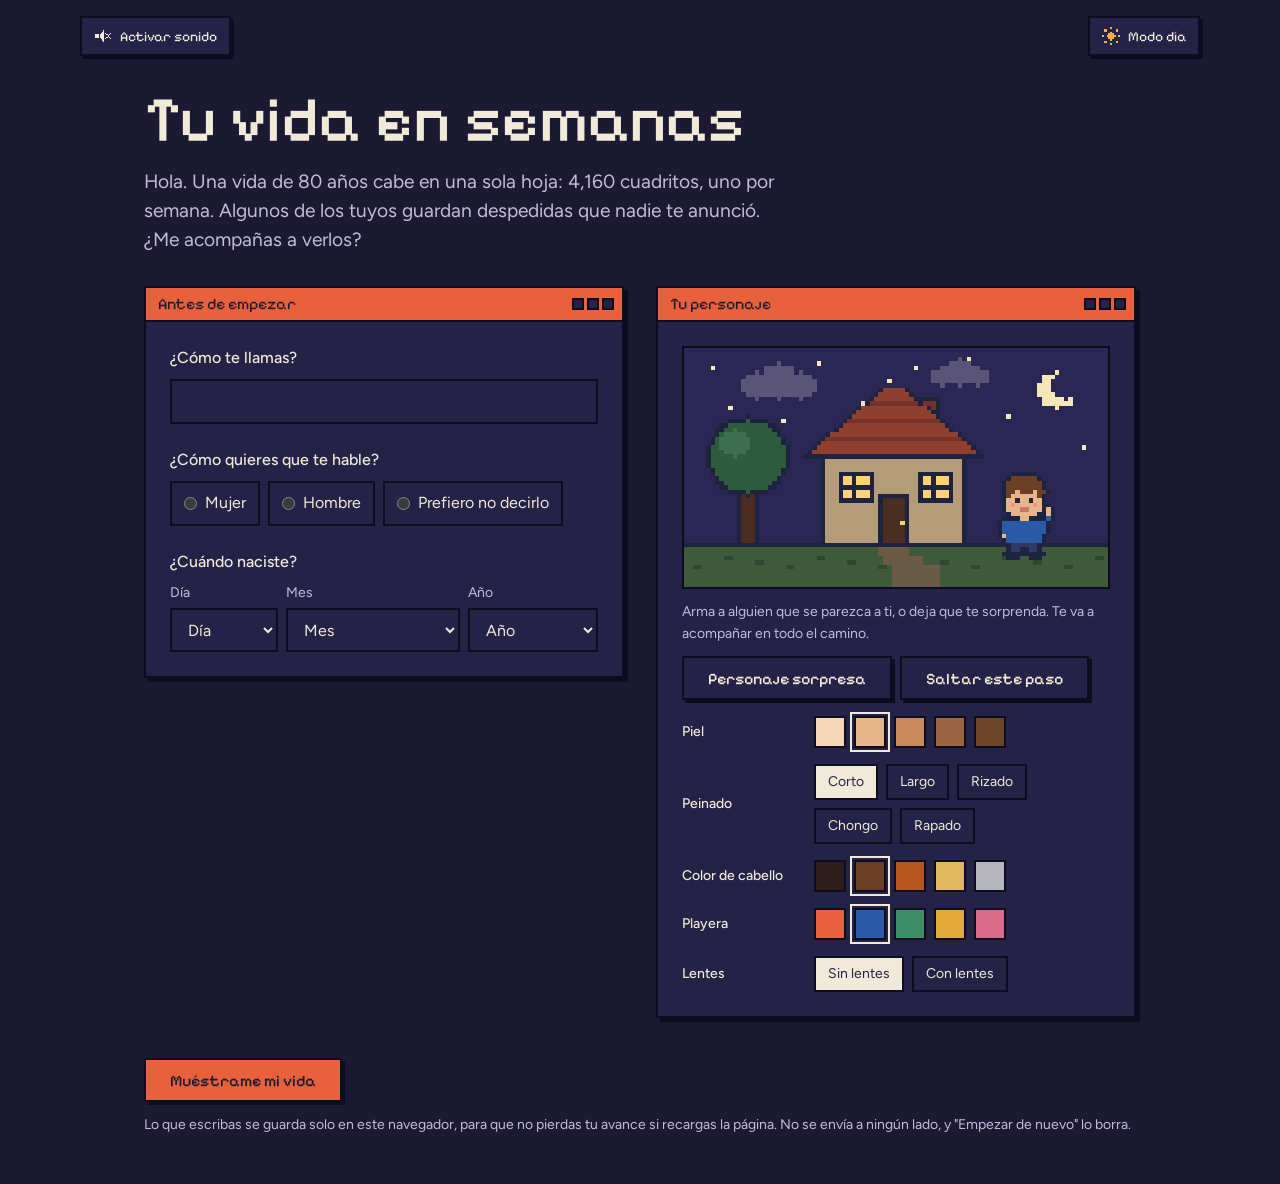
<file: index.html>
<!DOCTYPE html>
<html lang="es-MX">
<head>
  <meta charset="utf-8">
  <meta name="viewport" content="width=device-width, initial-scale=1">
  <title>Tu vida en semanas</title>
  <meta name="description" content="Una experiencia interactiva para ver una vida de 80 años en semanas y reflexionar sobre las últimas y las primeras veces.">
  <meta name="theme-color" content="#EFE4CF">

  <!-- Vista previa al compartir el enlace -->
  <meta property="og:title" content="Tu vida en semanas">
  <meta property="og:description" content="4,160 semanas. Algunas ya guardan últimas veces que no notaste. ¿Qué harás con las que quedan?">
  <meta property="og:type" content="website">
  <meta name="twitter:card" content="summary_large_image">
  <meta property="og:url" content="https://xelrojas.github.io/ultimas-veces/">
  <meta property="og:image" content="https://xelrojas.github.io/ultimas-veces/img/vista-previa.png">
  <meta property="og:image:width" content="1200">
  <meta property="og:image:height" content="630">

  <link rel="icon" href="data:image/svg+xml,%3Csvg xmlns='http://www.w3.org/2000/svg' viewBox='0 0 16 16' shape-rendering='crispEdges'%3E%3Crect width='16' height='16' fill='%23EFE4CF'/%3E%3Cpath d='M8 1 1 7h2v8h10V7h2z' fill='%231E2440'/%3E%3Cpath d='M8 3 4 7v7h8V7z' fill='%23E8613C'/%3E%3Crect x='7' y='10' width='2' height='4' fill='%231E2440'/%3E%3C/svg%3E">

  <link rel="stylesheet" href="css/styles.css">

  <!-- Aplica el modo (día o noche) antes de pintar para evitar un destello.
       Es la misma regla de js/theme.js: elección guardada o, si no hay,
       modo oscuro del dispositivo u hora nocturna (7 p.m. a 7 a.m.). -->
  <script>
    (function () {
      var theme = null;
      try { theme = localStorage.getItem("vida-en-semanas:tema"); } catch (e) {}
      if (theme !== "day" && theme !== "night") {
        var hour = new Date().getHours();
        var dark = window.matchMedia("(prefers-color-scheme: dark)").matches;
        theme = dark || hour >= 19 || hour < 7 ? "night" : "day";
      }
      document.documentElement.dataset.theme = theme;
    })();
  </script>
</head>
<body class="is-welcome">
  <a class="skip-link" href="#story">Ir al contenido</a>

  <noscript>
    <p class="noscript">Esta experiencia necesita JavaScript para funcionar. Actívalo en tu navegador y vuelve a cargar la página.</p>
  </noscript>

  <!-- Barra superior: sonido, música y modo de día o nocturno -->
  <div class="topbar">
    <div class="topbar__group">
      <button class="topbar-button" type="button" id="sound-toggle" data-on="false">
        <svg class="icon" viewBox="0 0 16 16" aria-hidden="true"><path fill="currentColor" d="M1 6h3v4h-3zM5 6h1v4h-1zM6 5h1v6h-1zM7 4h1v8h-1zM8 3h1v10h-1z"/><path class="icon-waves" fill="currentColor" d="M10 6h1v4h-1zM12 4h1v1h-1zM13 5h1v6h-1zM12 11h1v1h-1z"/><path class="icon-mute" fill="currentColor" d="M10 5h1v1h-1zM14 5h1v1h-1zM11 6h1v1h-1zM13 6h1v1h-1zM12 7h1v2h-1zM11 9h1v1h-1zM13 9h1v1h-1zM10 10h1v1h-1zM14 10h1v1h-1z"/></svg>
        <span class="topbar-button__text" id="sound-label">Activar sonido</span>
      </button>
      <button class="topbar-button" type="button" id="music-toggle" aria-pressed="false" hidden>
        <svg class="icon" viewBox="0 0 16 16" aria-hidden="true"><path fill="currentColor" d="M7 2h1v10h-1zM8 2h2v1h-2zM10 3h1v1h-1zM11 4h1v2h-1zM4 11h3v1h-3zM3 12h5v2h-5zM4 14h3v1h-3z"/></svg>
        <span class="topbar-button__text">Música</span>
      </button>
    </div>
    <button class="theme-auto" type="button" id="theme-auto" hidden
            title="Elegir el modo según la hora y tu dispositivo">Automático</button>
    <button class="theme-toggle" type="button" id="theme-toggle">
      <svg class="icon-moon" viewBox="0 0 16 16" aria-hidden="true"><path fill="currentColor" d="M7 1h1v1h-1zM4 2h3v1h-3zM3 3h3v1h-3zM2 4h4v1h-4zM2 5h4v1h-4zM2 6h4v1h-4zM1 7h5v1h-5zM1 8h5v1h-5zM2 9h5v1h-5zM2 10h6v1h-6zM2 11h12v1h-12zM3 12h10v1h-10zM4 13h8v1h-8zM7 14h2v1h-2z"/></svg>
      <svg class="icon-sun" viewBox="0 0 16 16" aria-hidden="true" hidden><path fill="currentColor" d="M7 0h2v2h-2zM2 2h2v2h-2zM12 2h2v2h-2zM7 4h2v1h-2zM5 5h6v2h-6zM0 7h2v2h-2zM4 7h8v2h-8zM14 7h2v2h-2zM5 9h6v2h-6zM7 11h2v1h-2zM2 12h2v2h-2zM12 12h2v2h-2zM7 14h2v2h-2z"/></svg>
      <span id="theme-toggle-label">Modo noche</span>
    </button>
  </div>

  <!-- Aviso cuando se recupera el avance guardado -->
  <div class="resume" id="resume" role="status" hidden>
    <p>Retomamos donde te quedaste.</p>
    <button class="link-button" type="button" id="resume-restart">Empezar de nuevo</button>
    <button class="resume__close" type="button" id="resume-close" aria-label="Cerrar aviso">×</button>
  </div>

  <main class="layout">
    <!-- Título de la página para lectores de pantalla (en la bienvenida se ve el grande) -->
    <h1 class="sr-only" id="app-title" hidden>Tu vida en semanas</h1>
    <!-- Panel de la narración: un paso visible a la vez -->
    <div class="story" id="story">
      <!-- Avance: en qué paso vas; los pasos que ya visitaste se pueden tocar -->
      <nav class="progress" aria-label="Tu avance">
        <p class="progress__label" id="progress-label"></p>
        <ol class="progress__steps" id="progress-steps"></ol>
      </nav>

      <!-- Tarjeta del personaje (visible desde el paso 1) -->
      <div class="badge" id="badge" hidden>
        <canvas class="pixel badge__avatar" id="badge-avatar" aria-hidden="true"></canvas>
        <div>
          <p class="badge__name" id="badge-name"></p>
          <p class="badge__level" id="badge-level"></p>
        </div>
      </div>

      <!-- Paso 0 · Bienvenida -->
      <section class="step step--welcome" data-step="0" aria-labelledby="t-welcome">
        <header class="hero">
          <p class="invited" id="invited" hidden>Alguien que te quiere hizo su cuadrícula y te invitó a hacer la tuya.</p>
          <h1 class="display" id="t-welcome" tabindex="-1">Tu vida en semanas</h1>
          <p class="lead">Hola. Una vida de 80 años cabe en una sola hoja: 4,160 cuadritos, uno por semana. Algunos de los tuyos guardan despedidas que nadie te anunció. ¿Me acompañas a verlos?</p>
        </header>

        <form class="welcome" id="welcome-form" novalidate>
          <div class="window">
            <div class="window__bar"><span>Antes de empezar</span><span class="window__controls" aria-hidden="true"><i></i><i></i><i></i></span></div>
            <div class="window__body form">
              <div class="field">
                <label for="name">¿Cómo te llamas?</label>
                <input id="name" name="name" type="text" autocomplete="given-name" maxlength="40" required>
              </div>

              <fieldset class="field">
                <legend>¿Cómo quieres que te hable?</legend>
                <div class="choices">
                  <label class="choice"><input type="radio" name="gender" value="mujer" required> Mujer</label>
                  <label class="choice"><input type="radio" name="gender" value="hombre"> Hombre</label>
                  <label class="choice"><input type="radio" name="gender" value="neutro"> Prefiero no decirlo</label>
                </div>
              </fieldset>

              <fieldset class="field">
                <legend>¿Cuándo naciste?</legend>
                <div class="date-select">
                  <label class="date-select__part">
                    <span class="date-select__label">Día</span>
                    <select id="birth-day" name="birth-day" required></select>
                  </label>
                  <label class="date-select__part date-select__part--month">
                    <span class="date-select__label">Mes</span>
                    <select id="birth-month" name="birth-month" required></select>
                  </label>
                  <label class="date-select__part">
                    <span class="date-select__label">Año</span>
                    <select id="birth-year" name="birth-year" required></select>
                  </label>
                </div>
              </fieldset>
            </div>
          </div>

          <div class="window">
            <div class="window__bar"><span>Tu personaje</span><span class="window__controls" aria-hidden="true"><i></i><i></i><i></i></span></div>
            <div class="window__body">
              <canvas class="pixel scene" id="welcome-scene" role="img" aria-label="Tu personaje frente a una casita"></canvas>
              <p class="hint" id="avatar-hint">Arma a alguien que se parezca a ti. Te va a acompañar en todo el camino.</p>
              <div class="creator-actions">
                <button class="button button--quiet button--small" type="button" id="avatar-random">Personaje sorpresa</button>
                <button class="button button--quiet button--small" type="button" id="avatar-skip"
                        aria-expanded="true" aria-controls="avatar-creator">Saltar este paso</button>
              </div>
              <div class="creator" id="avatar-creator"></div>
            </div>
          </div>

          <div class="welcome__submit">
            <p class="form__error" id="welcome-error" role="alert"></p>
            <button class="button" type="submit">Muéstrame mi vida</button>
            <p class="fine-print">Lo que escribas se guarda solo en este navegador, para que no pierdas tu avance si recargas la página. No se envía a ningún lado, y "Empezar de nuevo" lo borra.</p>
          </div>
        </form>
      </section>

      <!-- Paso 1 · La cuadrícula -->
      <section class="step window" data-step="1" aria-labelledby="t-grid" hidden>
        <div class="window__bar"><span>Tu cuadrícula</span><span class="window__controls" aria-hidden="true"><i></i><i></i><i></i></span></div>
        <div class="window__body">
          <h2 class="title" id="t-grid" tabindex="-1">Tu cuadrícula</h2>
          <p class="body" id="grid-intro"></p>
          <dl class="stats">
            <div><dt>Semanas vividas</dt><dd id="stat-lived">0</dd></div>
            <div><dt>Semanas por vivir</dt><dd id="stat-remaining">0</dd></div>
          </dl>
          <p class="human-scale" id="human-scale"></p>
          <div class="actions">
            <button class="button button--quiet" type="button" data-back>Cambiar mis datos</button>
            <button class="button" type="button" data-next>¿Quieres ver algo que nadie te dijo?</button>
          </div>
        </div>
      </section>

      <!-- Paso 2 · Las últimas veces, contadas en dos actos -->
      <section class="step step--lasts window" data-step="2" aria-labelledby="t-lasts" hidden>
        <div class="window__bar"><span id="last-counter">Últimas veces</span><span class="window__controls" aria-hidden="true"><i></i><i></i><i></i></span></div>
        <div class="window__body">
          <h2 class="title" id="t-lasts" tabindex="-1">Últimas veces</h2>
          <p class="story-text" id="last-story"></p>
          <p class="meta" id="last-meta"></p>
          <div class="actions">
            <button class="button button--quiet" type="button" id="last-prev">Anterior</button>
            <button class="button" type="button" id="last-next">Siguiente recuerdo</button>
          </div>
        </div>
      </section>

      <!-- Paso 3 · Personalizar últimas veces -->
      <section class="step window" data-step="3" aria-labelledby="t-mine" hidden>
        <div class="window__bar"><span>Tus últimas veces</span><span class="window__controls" aria-hidden="true"><i></i><i></i><i></i></span></div>
        <div class="window__body">
          <h2 class="title" id="t-mine" tabindex="-1">Ahora, cuéntame las tuyas</h2>
          <p class="body" id="mine-intro">Te voy a mostrar cada recuerdo. Dime si ya lo viviste y, si fue en otro momento, corrige la edad.</p>

          <!-- Una tarjeta a la vez -->
          <div class="memory-card" id="memory-card">
            <p class="memory-card__count" id="memory-count"></p>
            <h3 class="memory-card__title" id="memory-title">Recuerdo</h3>
            <p class="meta" id="memory-meta"></p>

            <div class="memory-card__age" role="group" aria-labelledby="memory-age-label">
              <span id="memory-age-label">¿A qué edad, más o menos?</span>
              <span class="memory-card__age-control">
                <button class="stepper" type="button" id="memory-age-minus" aria-label="Un año menos">−</button>
                <output class="memory-card__age-value" id="memory-age" aria-live="polite"></output>
                <button class="stepper" type="button" id="memory-age-plus" aria-label="Un año más">+</button>
              </span>
            </div>

            <div class="memory-card__answers">
              <button class="button" type="button" id="memory-yes">Sí, ya la viví</button>
              <button class="button button--quiet" type="button" id="memory-no">Todavía no</button>
            </div>

            <div class="memory-card__nav">
              <button class="link-button" type="button" id="memory-prev">Recuerdo anterior</button>
              <button class="link-button" type="button" id="memory-skip">Saltar las demás</button>
            </div>
          </div>

          <!-- Resumen al terminar las tarjetas -->
          <div class="memory-done" id="memory-done" hidden>
            <p class="body" id="memory-summary" tabindex="-1"></p>
            <ul class="memory-chips" id="memory-chips" aria-label="Tus últimas veces: toca una para cambiarla"></ul>
            <button class="link-button" type="button" id="memory-review">Revisarlas una por una</button>

            <form class="form form--inline" id="custom-last-form" novalidate>
              <h3 class="subtitle">¿Te acordaste de otra?</h3>
              <div class="field">
                <label for="custom-last-text">¿Qué hiciste por última vez?</label>
                <input id="custom-last-text" type="text" maxlength="80" placeholder="Por ejemplo: Escuché a mi abuela contar una historia">
              </div>
              <div class="field field--short">
                <label for="custom-last-age">¿Cuántos años tenías?</label>
                <input id="custom-last-age" type="number" inputmode="numeric" min="0" step="1">
              </div>
              <p class="form__error" id="custom-last-error" role="alert"></p>
              <button class="button button--quiet" type="submit">Guardar este recuerdo</button>
            </form>
            <ul class="tag-list" id="custom-last-list"></ul>

            <fieldset class="field field--spaced">
              <legend>¿De qué color pintamos tus semanas?</legend>
              <div class="choices" id="color-choices"></div>
            </fieldset>
          </div>

          <div class="actions">
            <button class="button button--quiet" type="button" data-back>Atrás</button>
            <button class="button" type="button" data-next id="mine-next">Ya están todas</button>
          </div>
        </div>
      </section>

      <!-- Paso 4 · Pausa antes del giro: una sola frase -->
      <section class="step step--pause" data-step="4" aria-labelledby="t-pause" hidden>
        <h2 class="pause__line" id="t-pause" tabindex="-1">Ninguna de estas despedidas fue anunciada.</h2>
        <p class="pause__line pause__line--second">Las próximas tampoco lo serán.</p>
        <div class="actions">
          <button class="button button--quiet" type="button" data-back>Atrás</button>
          <button class="button" type="button" data-next>Lo sé. ¿Y ahora?</button>
        </div>
      </section>

      <!-- Paso 5 · Tercer acto: primeras veces -->
      <section class="step step--firsts window" data-step="5" aria-labelledby="t-firsts" hidden>
        <div class="window__bar"><span>Tercer acto</span><span class="window__controls" aria-hidden="true"><i></i><i></i><i></i></span></div>
        <div class="window__body">
          <h2 class="title" id="t-firsts" tabindex="-1">Lo que viene</h2>
          <p class="body" id="firsts-intro"></p>

          <form class="form form--inline" id="first-form" novalidate>
            <div class="field">
              <label for="first-text">¿Qué quieres hacer por primera vez?</label>
              <input id="first-text" type="text" maxlength="80" placeholder="Por ejemplo: Ver el mar con mi mamá">
            </div>
            <div class="field">
              <label for="first-when">¿Cuándo?</label>
              <select id="first-when"></select>
            </div>
            <p class="form__error" id="first-error" role="alert"></p>
            <button class="button button--quiet" type="submit">Sembrar en mi cuadrícula</button>
          </form>
          <ul class="tag-list" id="first-list"></ul>

          <div class="actions">
            <button class="button button--quiet" type="button" data-back>Atrás</button>
            <button class="button" type="button" data-next>Leer mi carta</button>
          </div>
        </div>
      </section>

      <!-- Paso 6 · Carta final -->
      <section class="step window" data-step="6" aria-labelledby="t-letter" hidden>
        <div class="window__bar"><span>Una carta para ti</span><span class="window__controls" aria-hidden="true"><i></i><i></i><i></i></span></div>
        <div class="window__body">
          <canvas class="pixel scene" id="letter-scene" role="img" aria-label="Tu personaje frente a su casa"></canvas>
          <article class="letter">
            <h2 class="title" id="t-letter" tabindex="-1">Una carta para ti</h2>
            <div class="letter__body" id="letter-body"></div>
          </article>

          <!-- Invitar a otra persona: el enlace no lleva ningún dato propio -->
          <section class="invite" aria-labelledby="t-invite">
            <h3 class="letter__subtitle" id="t-invite">¿Se lo compartes a alguien?</h3>
            <p class="body">Si te hizo pensar en alguien, mándale el enlace para que haga su propia cuadrícula. No lleva nada tuyo: ni tu nombre, ni tu fecha, ni tus recuerdos.</p>
            <div class="invite__actions">
              <button class="button" type="button" id="share">Invitar a alguien</button>
              <a class="button button--quiet" id="share-whatsapp" href="#" target="_blank" rel="noopener noreferrer">Enviar por WhatsApp</a>
            </div>
            <div class="field invite__fallback" id="share-fallback" hidden>
              <label for="share-url">Copia este enlace:</label>
              <input id="share-url" type="text" readonly>
            </div>
            <p class="invite__status" id="share-status" role="status"></p>
          </section>

          <div class="actions">
            <button class="button button--quiet" type="button" data-back>Atrás</button>
            <button class="button" type="button" id="download">Descargar mi cuadrícula</button>
            <button class="button button--quiet" type="button" id="restart">Empezar de nuevo</button>
          </div>
          <p class="form__error" id="download-error" role="alert"></p>
        </div>
      </section>
    </div>

    <!-- Panel de la cuadrícula -->
    <div class="board window" id="board" hidden>
      <div class="window__bar"><span id="board-title">Tu vida en semanas</span><span class="window__controls" aria-hidden="true"><i></i><i></i><i></i></span></div>
      <div class="window__body">
        <div class="grid" id="grid" role="application" tabindex="0"
             aria-roledescription="cuadrícula de semanas"
             aria-label="Tu vida en semanas. Usa las flechas para recorrer las semanas."
             aria-describedby="week-info"></div>

        <p class="week-info" id="week-info" aria-live="polite">Toca o recorre una semana para ver qué pasó en ella.</p>

        <ul class="legend" id="legend" aria-label="Filtrar por tipo de semana"></ul>
      </div>
    </div>
  </main>

  <!-- Orden importante: cada archivo usa lo que definen los anteriores. -->
  <script src="js/theme.js" defer></script>
  <script src="js/storage.js" defer></script>
  <script src="js/sound.js" defer></script>
  <script src="js/language.js" defer></script>
  <script src="js/data.js" defer></script>
  <script src="js/life.js" defer></script>
  <script src="js/avatar.js" defer></script>
  <script src="js/animate.js" defer></script>
  <script src="js/grid.js" defer></script>
  <script src="js/walker.js" defer></script>
  <script src="js/export.js" defer></script>
  <script src="js/main.js" defer></script>
</body>
</html>
</file>
<file: css/styles.css>
/* ==========================================================================
   Tu vida en semanas · estilos
   Dirección: "casita retro". Papel beige, tinta azul marino y ventanas con
   barra de título como de computadora vieja. El pixel art se usa como
   acento (títulos, personaje, cuadritos), no en todo.
   ========================================================================== */

/* ---------- 0. Fuentes (licencia SIL OFL, ver carpeta fonts/) ---------- */
@font-face {
  font-family: "Pixelify Sans";
  src: url("../fonts/pixelify-sans.woff2") format("woff2");
  font-weight: 400 700;
  font-display: swap;
}

@font-face {
  font-family: "Figtree";
  src: url("../fonts/figtree.woff2") format("woff2");
  font-weight: 300 900;
  font-display: swap;
}

/* ---------- 1. Tokens ---------- */
:root {
  /* Papel y superficies */
  --paper: #EFE4CF;
  --panel: #FBF6EC;
  --panel-sunk: #F4EBDA;
  --week-empty: #E5D8BE;

  /* Tinta (texto) y línea (bordes y sombras) */
  --ink: #1E2440;
  --line: #1E2440;
  --ink-soft: #474E6B;
  --ink-faint: #61667F;       /* gris legible (contraste AA) */

  /* Acentos */
  --accent: #E8613C;          /* barras de título y botones */
  --accent-ink: #181C33;      /* texto sobre el naranja: oscuro para leerse bien (AA) */
  --act-ink: #FBF6EC;         /* texto sobre las barras azul y verde de los actos */
  --lived: #E8613C;           /* semanas vividas (la persona puede cambiarlo) */

  /* Categorías de "últimas veces" */
  --cat-infancia: #D9578A;
  --cat-familia: #2F8F6B;
  --cat-amistades: #2B5BA8;
  --cat-propia: #7A4FB5;
  --seed: #1E2440;

  /* Estados */
  --error: #B3261E;
  --focus: #2B5BA8;

  /* Tipografía */
  --font-pixel: "Pixelify Sans", "Courier New", monospace;
  --font-sans: "Figtree", system-ui, -apple-system, "Segoe UI", sans-serif;

  --step--1: 0.875rem;
  --step-0: 1rem;
  --step-1: 1.2rem;
  --step-2: 1.6rem;
  --step-3: clamp(2.4rem, 7vw, 4rem);

  /* Espaciado */
  --space-1: 0.25rem;
  --space-2: 0.5rem;
  --space-3: 0.75rem;
  --space-4: 1rem;
  --space-5: 1.5rem;
  --space-6: 2rem;
  --space-7: 3rem;

  /* Color de la barra de título en cada acto de la historia:
     acto 1 = acento (nostalgia cálida), acto 2 = azul (darse cuenta),
     acto 3 = verde (esperanza). */
  --act-2: #3D4C8C;
  --act-3: #2F7F60;

  /* Cuánto color conservan las semanas vividas al atenuarse */
  --lived-mix: 40%;

  /* Bordes "pixel": líneas gruesas y sombras duras, sin desenfoque */
  --border: 2px solid var(--line);
  --shadow: 4px 4px 0 var(--line);
  --shadow-small: 3px 3px 0 var(--line);
  --week-gap: 2px;

  color-scheme: light;
}

/* Modo nocturno "Noche de lámparas": cielo índigo donde cada semana
   vivida es una ventana encendida. Lo activa js/theme.js. */
:root[data-theme="night"] {
  --paper: #1C1A33;
  --panel: #252248;
  --panel-sunk: #2C2952;
  --week-empty: #332F5E;

  --ink: #F1EAD8;
  --ink-soft: #C3BCD9;
  --ink-faint: #A39DC4;
  --line: #0E0D1F;

  --accent: #E8613C;
  --accent-ink: #181C33;
  --lived: #F2C46D;
  --lived-mix: 72%;
  --act-2: #4A529E;
  --act-3: #2A6650;

  --cat-infancia: #F48FB4;
  --cat-familia: #7FD1AE;
  --cat-amistades: #86B9F5;
  --cat-propia: #C6A3FF;
  --seed: #F1EAD8;

  --error: #FF9E9E;
  --focus: #FFE3A3;

  color-scheme: dark;
}

/* ---------- 2. Base ---------- */
*,
*::before,
*::after { box-sizing: border-box; }

html { -webkit-text-size-adjust: 100%; }

body {
  margin: 0;
  min-height: 100vh;
  background: var(--paper);
  transition: background-color 300ms ease;
  color: var(--ink);
  font-family: var(--font-sans);
  font-size: var(--step-0);
  line-height: 1.55;
}

h1, h2, h3, p, dl, dd, ul { margin: 0; }
ul { padding: 0; list-style: none; }

[hidden] { display: none !important; }

:focus-visible {
  outline: 3px solid var(--focus);
  outline-offset: 3px;
}

/* Los títulos reciben foco solo para guiar a lectores de pantalla */
[tabindex="-1"]:focus { outline: none; }

/* Texto solo para lectores de pantalla */
.sr-only {
  position: absolute;
  width: 1px;
  height: 1px;
  overflow: hidden;
  clip: rect(0 0 0 0);
  white-space: nowrap;
}

/* Imágenes pixel art: sin suavizado al agrandarlas */
.pixel {
  image-rendering: pixelated;
  image-rendering: crisp-edges;
}

.skip-link {
  position: absolute;
  left: var(--space-4);
  top: -3rem;
  padding: var(--space-2) var(--space-4);
  background: var(--ink);
  color: var(--panel);
  z-index: 10;
}
.skip-link:focus { top: var(--space-4); }

.noscript {
  padding: var(--space-4);
  background: var(--panel);
  border-bottom: var(--border);
  text-align: center;
}

/* ---------- 3. Ventanas retro ---------- */
.window {
  background: var(--panel);
  border: var(--border);
  box-shadow: var(--shadow);
  min-width: 0;
}

.window__bar {
  display: flex;
  align-items: center;
  justify-content: space-between;
  gap: var(--space-3);
  padding: var(--space-1) var(--space-2) var(--space-1) var(--space-3);
  background: var(--accent);
  border-bottom: var(--border);
  color: var(--accent-ink);
  font-family: var(--font-pixel);
  font-size: var(--step-0);
  line-height: 1.5;
}

.window__bar > span:first-child {
  overflow: hidden;
  text-overflow: ellipsis;
  white-space: nowrap;
}

/* Botones decorativos: minimizar, maximizar, cerrar */
.window__controls {
  display: flex;
  flex: none;
  gap: 3px;
}
.window__controls i {
  display: block;
  width: 12px;
  height: 12px;
  background: var(--panel);
  border: 2px solid var(--line);
}

.window__body { padding: var(--space-5); }

/* ---------- 3b. Barra superior y modo nocturno ---------- */
.topbar {
  display: flex;
  justify-content: flex-end;
  flex-wrap: wrap;
  gap: var(--space-3);
  max-width: 72rem;
  margin: 0 auto;
  padding: var(--space-4) var(--space-4) 0;
}

.topbar__group {
  display: flex;
  gap: var(--space-3);
  margin-right: auto;
}

.topbar-button,
.theme-toggle,
.theme-auto {
  display: inline-flex;
  align-items: center;
  gap: var(--space-2);
  min-height: 2.5rem;
  padding: var(--space-1) var(--space-3);
  font-family: var(--font-pixel);
  font-size: var(--step--1);
  color: var(--ink);
  background: var(--panel);
  border: var(--border);
  box-shadow: var(--shadow-small);
  cursor: pointer;
}
.topbar-button:active,
.theme-toggle:active,
.theme-auto:active {
  transform: translate(3px, 3px);
  box-shadow: 0 0 0 var(--line);
}
/* Botones encendidos (sonido, música): invertidos, como una tecla hundida */
.topbar-button[aria-pressed="true"],
.topbar-button[data-on="true"] {
  color: var(--panel);
  background: var(--ink);
}
.topbar-button .icon {
  width: 18px;
  height: 18px;
  shape-rendering: crispEdges;
}
.topbar-button[data-on="true"] .icon-mute,
.topbar-button[data-on="false"] .icon-waves { display: none; }

/* En pantallas muy angostas, los botones de sonido muestran solo el ícono */
@media (max-width: 420px) {
  /* El texto se oculta a la vista, pero los lectores de pantalla lo leen */
  .topbar-button__text {
    position: absolute;
    width: 1px;
    height: 1px;
    overflow: hidden;
    clip: rect(0 0 0 0);
    white-space: nowrap;
  }
}

.theme-toggle svg {
  width: 18px;
  height: 18px;
  shape-rendering: crispEdges;
}
.theme-toggle .icon-moon { color: #6A5FC4; }
.theme-toggle .icon-sun { color: #F2B33D; }

/* Aviso al recuperar el avance guardado */
.resume {
  display: flex;
  flex-wrap: wrap;
  align-items: center;
  gap: var(--space-2) var(--space-4);
  max-width: 72rem;
  margin: var(--space-3) auto 0;
  padding: var(--space-2) var(--space-3) var(--space-2) var(--space-4);
  width: calc(100% - var(--space-4) * 2);
  font-size: var(--step--1);
  background: var(--panel);
  border: var(--border);
  border-left: 8px solid var(--accent);
  box-shadow: var(--shadow-small);
}
.resume[hidden] { display: none; }
.resume p { flex: 1 1 auto; }
.resume__close {
  width: 2rem;
  height: 2rem;
  font: inherit;
  font-size: 1.2rem;
  line-height: 1;
  color: var(--ink);
  background: none;
  border: 0;
  cursor: pointer;
}

/* ---------- 4. Layout ---------- */
.layout {
  display: grid;
  gap: var(--space-6);
  max-width: 72rem;
  margin: 0 auto;
  padding: var(--space-6) var(--space-4) var(--space-7);
}

.is-welcome .layout {
  max-width: 64rem;
  min-height: calc(100vh - 4rem);
  align-content: center;
}

.story {
  display: grid;
  gap: var(--space-5);
  align-content: start;
  min-width: 0;
}

@media (min-width: 900px) {
  body:not(.is-welcome):not(.is-pause) .layout {
    grid-template-columns: minmax(0, 27rem) minmax(0, 1fr);
    gap: var(--space-6);
    align-items: start;
    padding-top: var(--space-6);
  }
  /* La cuadrícula se queda a la vista mientras avanza la historia */
  .board {
    position: sticky;
    top: var(--space-5);
  }
}

/* En celular, al presentar la cuadrícula el texto va primero; después,
   la cuadrícula queda arriba y la historia debajo. */
@media (max-width: 899px) {
  .layout { gap: var(--space-5); }
  body:not(.is-welcome):not(.is-intro) .board { order: -1; }
  .window__body { padding: var(--space-4); }

  /* Mientras se recorren las últimas veces, la tarjeta queda fija abajo
     para leerla sin perder de vista la semana iluminada. */
  .is-reading .story {
    position: sticky;
    bottom: var(--space-3);
    z-index: 5;
  }
  .is-reading .badge,
  .is-reading .progress { display: none; }
}

/* ---------- 5. Bienvenida ---------- */
.hero {
  max-width: 40rem;
  margin-bottom: var(--space-6);
}

.welcome {
  display: grid;
  gap: var(--space-5);
  align-items: start;
}

@media (min-width: 900px) {
  .welcome {
    grid-template-columns: minmax(0, 1fr) minmax(0, 1fr);
    gap: var(--space-6);
  }
  .welcome__submit { grid-column: 1 / -1; }
}

.welcome__submit {
  display: grid;
  justify-items: start;
  gap: var(--space-3);
  margin-top: var(--space-2);
}

.scene {
  display: block;
  width: 100%;
  height: auto;
  border: var(--border);
  background: var(--panel-sunk);
}

/* Fecha de nacimiento: día, mes y año */
.date-select {
  display: grid;
  grid-template-columns: 1fr 1.6fr 1.2fr;
  gap: var(--space-2);
}
.date-select__part {
  display: grid;
  gap: var(--space-1);
  min-width: 0;
}
.field .date-select__label {
  font-size: var(--step--1);
  font-weight: 400;
  color: var(--ink-soft);
}
select[aria-invalid="true"] { border-color: var(--error); }

/* Personaje sorpresa / Saltar este paso */
.creator-actions {
  display: flex;
  flex-wrap: wrap;
  gap: var(--space-2);
  margin-top: var(--space-3);
}
.button--small {
  min-height: 2.25rem;
  padding: var(--space-1) var(--space-3);
  font-size: var(--step--1);
}

/* Creador de personaje */
.creator {
  display: grid;
  gap: var(--space-4);
  margin-top: var(--space-4);
}

.creator__group {
  display: grid;
  grid-template-columns: 7.5rem 1fr;
  align-items: center;
  gap: var(--space-3);
  margin: 0;
  padding: 0;
  border: 0;
  min-width: 0;
}
.creator__group legend {
  float: left;
  padding: 0;
  font-weight: 500;
  font-size: var(--step--1);
}

@media (max-width: 480px) {
  .creator__group { grid-template-columns: 1fr; gap: var(--space-2); }
}

.swatches,
.pills {
  display: flex;
  flex-wrap: wrap;
  gap: var(--space-2);
}

/* Muestra de color seleccionable */
.swatch-option {
  position: relative;
  cursor: pointer;
}
.swatch-option input,
.pill input {
  position: absolute;
  opacity: 0;
  width: 1px;
  height: 1px;
}
.swatch-option span {
  display: block;
  width: 2rem;
  height: 2rem;
  border: var(--border);
}
.swatch-option input:checked + span {
  box-shadow: 0 0 0 2px var(--panel), 0 0 0 4px var(--ink);
}
.swatch-option input:focus-visible + span,
.pill input:focus-visible + span {
  outline: 3px solid var(--focus);
  outline-offset: 4px;
}

/* Botón de opción con texto (peinados, lentes) */
.pill span {
  display: inline-flex;
  align-items: center;
  min-height: 2.25rem;
  padding: var(--space-1) var(--space-3);
  border: var(--border);
  background: var(--panel);
  font-size: var(--step--1);
  cursor: pointer;
}
.pill input:checked + span {
  background: var(--ink);
  color: var(--panel);
}

.hint {
  margin-top: var(--space-3);
  font-size: var(--step--1);
  color: var(--ink-soft);
}

/* ---------- 5b. Actos de la historia ---------- */
.step--lasts[data-act="2"] > .window__bar { background: var(--act-2); color: var(--act-ink); }
.step--firsts > .window__bar { background: var(--act-3); color: var(--act-ink); }

.human-scale {
  margin-top: var(--space-5);
  padding-left: var(--space-3);
  border-left: 4px solid var(--accent);
  max-width: 60ch;
}

/* ---------- 5c. Pausa antes del giro ----------
   Una pantalla casi vacía: una frase, luego la otra, luego el botón. */
.is-pause .layout {
  max-width: 42rem;
  min-height: calc(100vh - 4rem);
  align-content: center;
}
.is-pause .progress { visibility: hidden; }

.pause__line {
  font-family: var(--font-pixel);
  font-weight: 500;
  font-size: clamp(1.6rem, 4.5vw, 2.4rem);
  line-height: 1.25;
  animation: appear 1.4s ease both;
}
.pause__line--second {
  margin-top: var(--space-4);
  color: var(--ink-soft);
  animation-delay: 1.6s;
}
.step--pause .actions { animation: appear 1s ease 3s both; }

@keyframes appear {
  from { opacity: 0; }
}

/* ---------- 6. Tarjeta del personaje ---------- */
.badge {
  display: flex;
  align-items: center;
  gap: var(--space-4);
  padding: var(--space-3) var(--space-4);
  background: var(--panel);
  border: var(--border);
  box-shadow: var(--shadow-small);
}
.badge__avatar {
  flex: none;
  width: 54px;
  height: 66px;
}
.badge__name {
  font-family: var(--font-pixel);
  font-size: var(--step-1);
  line-height: 1.2;
}
.badge__level {
  font-size: var(--step--1);
  color: var(--ink-soft);
}

/* ---------- 7. Tipografía ---------- */
.display {
  font-family: var(--font-pixel);
  font-weight: 500;
  font-size: var(--step-3);
  line-height: 1;
}

.title {
  font-family: var(--font-pixel);
  font-weight: 500;
  font-size: var(--step-2);
  line-height: 1.15;
}

.subtitle {
  font-size: var(--step-0);
  font-weight: 600;
}

.lead {
  margin-top: var(--space-4);
  font-size: var(--step-1);
  line-height: 1.5;
  color: var(--ink-soft);
  max-width: 34em;
}

.body {
  margin-top: var(--space-3);
  color: var(--ink-soft);
  max-width: 60ch;
}

.story-text {
  margin-top: var(--space-4);
  font-size: var(--step-1);
  line-height: 1.55;
  max-width: 42ch;
}

.meta,
.fine-print {
  font-size: var(--step--1);
  color: var(--ink-faint);
}
.fine-print { color: var(--ink-soft); } /* va sobre el papel: un tono más oscuro */
.meta { margin-top: var(--space-3); }

/* Muestra de color junto a la categoría de la "última vez" */
.meta__dot {
  display: inline-block;
  width: 0.75em;
  height: 0.75em;
  margin-right: 0.45em;
  border: 1.5px solid var(--line);
  vertical-align: -0.05em;
}

/* ---------- 8. Avance por pasos ----------
   Una barra de segmentos, como las de carga de los juegos: los pasos
   visitados se rellenan y se pueden tocar para volver. */
.is-welcome .progress { display: none; }

.progress__label {
  margin-bottom: var(--space-2);
  font-family: var(--font-pixel);
  font-size: var(--step--1);
  color: var(--ink-soft);
}

.progress__steps {
  margin: 0;
  padding: 0;
  list-style: none;
  display: grid;
  grid-template-columns: repeat(6, 1fr);
  gap: 4px;
}

.progress__step {
  display: block;
  width: 100%;
  height: 14px;
  padding: 0;
  background: var(--panel);
  border: var(--border);
  cursor: pointer;
}
.progress__step:disabled { cursor: default; }
.progress__step.is-done,
.progress__step.is-reached { background: color-mix(in srgb, var(--ink) 55%, var(--panel)); }
.progress__step.is-current { background: var(--accent); }
.progress__step.is-done:hover,
.progress__step.is-reached:hover { background: var(--ink); }

/* Área táctil más alta que la barra visible */
.progress__steps li { padding: 8px 0; margin: -8px 0; }

.actions {
  display: flex;
  flex-wrap: wrap;
  gap: var(--space-3);
  margin-top: var(--space-6);
}

/* ---------- 9. Formularios ---------- */
.form {
  display: grid;
  gap: var(--space-5);
}

.form--inline {
  gap: var(--space-3);
  margin-top: var(--space-5);
  padding: var(--space-4);
  background: var(--panel-sunk);
  border: var(--border);
}

.field {
  display: grid;
  gap: var(--space-2);
  margin: 0;
  padding: 0;
  border: 0;
  min-width: 0;
}
.field--spaced { margin-top: var(--space-5); }

.field > label,
.field legend {
  font-weight: 500;
  padding: 0;
}
.field legend { margin-bottom: var(--space-2); }
.field--short input { max-width: 8rem; }

input[type="text"],
input[type="date"],
input[type="number"],
select {
  width: 100%;
  min-height: 2.75rem;
  padding: var(--space-2) var(--space-3);
  font: inherit;
  color: var(--ink);
  background: var(--panel);
  border: var(--border);
  border-radius: 0;
}
input::placeholder { color: var(--ink-faint); }
input[aria-invalid="true"] { border-color: var(--error); }

.choices {
  display: flex;
  flex-wrap: wrap;
  gap: var(--space-2);
}

.choice {
  display: inline-flex;
  align-items: center;
  gap: var(--space-2);
  min-height: 2.75rem;
  padding: var(--space-2) var(--space-3);
  background: var(--panel);
  border: var(--border);
  cursor: pointer;
  font-weight: 400;
}
.choice:has(input:checked) {
  background: var(--ink);
  color: var(--panel);
}
.choice input { accent-color: var(--accent); margin: 0; }

.swatch {
  width: 1rem;
  height: 1rem;
  border: 1.5px solid currentColor;
}

.form__error {
  color: var(--error);
  font-size: var(--step--1);
  font-weight: 500;
}
.form__error:empty { display: none; }

/* ---------- 10. Botones ---------- */
.button {
  display: inline-flex;
  align-items: center;
  justify-content: center;
  min-height: 2.75rem;
  padding: var(--space-2) var(--space-5);
  font-family: var(--font-pixel);
  font-size: var(--step-0);
  font-weight: 500;
  color: var(--accent-ink);
  background: var(--accent);
  border: var(--border);
  border-radius: 0;
  box-shadow: var(--shadow-small);
  cursor: pointer;
  transition: transform 80ms steps(2), box-shadow 80ms steps(2);
}
.button:hover { filter: brightness(1.05); }
/* Al presionar, el botón "se hunde" como uno físico */
.button:active:not(:disabled) {
  transform: translate(3px, 3px);
  box-shadow: 0 0 0 var(--line);
}
.button:disabled { opacity: 0.45; cursor: not-allowed; }

.button--quiet {
  color: var(--ink);
  background: var(--panel);
}

.form > .button { justify-self: start; }

/* ---------- 11. Estadísticas ---------- */
.stats {
  display: flex;
  gap: var(--space-6);
  margin-top: var(--space-5);
}
.stats dt { font-size: var(--step--1); color: var(--ink-faint); }
.stats dd {
  font-family: var(--font-pixel);
  font-size: var(--step-2);
  font-variant-numeric: tabular-nums;
}

/* ---------- 12. Paso 3: una tarjeta a la vez ---------- */
.memory-card {
  margin-top: var(--space-5);
  padding: var(--space-4) var(--space-4) var(--space-3);
  background: var(--panel-sunk);
  border: var(--border);
  border-left: 8px solid var(--row-color, var(--line));
}

.memory-card__count {
  font-size: var(--step--1);
  color: var(--ink-faint);
}

.memory-card__title {
  margin-top: var(--space-2);
  font-family: var(--font-pixel);
  font-weight: 500;
  font-size: var(--step-1);
  line-height: 1.25;
}

.memory-card__age {
  display: flex;
  flex-wrap: wrap;
  align-items: center;
  gap: var(--space-2);
  margin-top: var(--space-4);
  font-size: var(--step--1);
  color: var(--ink-soft);
}

.memory-card__age-control {
  display: inline-flex;
  align-items: center;
  gap: var(--space-2);
  white-space: nowrap;
}

.memory-card__age-value {
  min-width: 6ch;
  font-family: var(--font-pixel);
  font-size: var(--step-1);
  text-align: center;
  color: var(--ink);
}

.stepper {
  width: 2.25rem;
  height: 2.25rem;
  font: inherit;
  font-size: var(--step-1);
  line-height: 1;
  color: var(--ink);
  background: var(--panel);
  border: var(--border);
  cursor: pointer;
}
.stepper:disabled { opacity: 0.35; cursor: not-allowed; }

.memory-card__answers {
  display: flex;
  flex-wrap: wrap;
  gap: var(--space-3);
  margin-top: var(--space-5);
}
/* La respuesta que ya dio, si regresa a una tarjeta */
.memory-card__answers .button[aria-pressed="true"] {
  outline: 3px solid var(--ink);
  outline-offset: 2px;
}

.memory-card__nav {
  display: flex;
  justify-content: space-between;
  gap: var(--space-3);
  margin-top: var(--space-4);
}
.memory-card__nav .link-button:last-child { margin-left: auto; }

.memory-done { margin-top: var(--space-4); }
.memory-done > .body:first-child { margin-top: 0; }
.memory-done [tabindex="-1"]:focus { outline: none; }

.memory-chips {
  display: flex;
  flex-wrap: wrap;
  gap: var(--space-2);
  margin-top: var(--space-4);
}

.memory-chip {
  display: inline-flex;
  align-items: center;
  gap: var(--space-2);
  min-height: 2.5rem;
  padding: var(--space-1) var(--space-3) var(--space-1) var(--space-2);
  font: inherit;
  font-size: var(--step--1);
  text-align: left;
  color: var(--ink-faint);
  background: var(--panel);
  border: var(--border);
  border-left: 6px solid var(--row-color, var(--line));
  cursor: pointer;
}
.memory-chip[aria-pressed="false"] span:last-child { text-decoration: line-through; }
.memory-chip[aria-pressed="true"] {
  color: var(--ink);
  background: var(--panel-sunk);
}

.memory-chip__mark {
  display: inline-grid;
  place-items: center;
  flex: none;
  width: 1.1rem;
  height: 1.1rem;
  font-size: 0.75rem;
  border: 2px solid currentColor;
}

/* Botón que se ve como enlace, para acciones secundarias */
.link-button {
  padding: var(--space-1) 0;
  font: inherit;
  font-size: var(--step--1);
  color: var(--ink-soft);
  background: none;
  border: 0;
  text-decoration: underline;
  text-underline-offset: 3px;
  cursor: pointer;
}
.link-button:hover { color: var(--ink); }
.memory-done .link-button { margin-top: var(--space-3); }

.tag-list {
  display: grid;
  gap: var(--space-2);
  margin-top: var(--space-3);
}
.tag-list:empty { display: none; }

.tag {
  display: flex;
  align-items: center;
  justify-content: space-between;
  gap: var(--space-3);
  padding: var(--space-2) var(--space-3);
  background: var(--panel-sunk);
  border: var(--border);
  font-size: var(--step--1);
}
.tag__remove {
  flex: none;
  padding: var(--space-1) var(--space-2);
  font: inherit;
  color: var(--ink);
  background: var(--panel);
  border: var(--border);
  cursor: pointer;
}

/* ---------- 13. Carta ---------- */
.letter { margin-top: var(--space-5); }

.letter__body {
  display: grid;
  gap: var(--space-4);
  margin-top: var(--space-4);
  font-size: var(--step-1);
  line-height: 1.6;
  max-width: 44ch;
}
.letter__body ul {
  list-style: square;
  padding-left: 1.2em;
  font-size: var(--step-0);
  color: var(--ink-soft);
}
/* Invitar a otra persona */
.invite {
  margin-top: var(--space-6);
  padding-top: var(--space-5);
  border-top: 2px dashed var(--line);
}
.invite .body { margin-top: var(--space-2); }
.invite__actions {
  display: flex;
  flex-wrap: wrap;
  gap: var(--space-3);
  margin-top: var(--space-4);
}
a.button { text-decoration: none; }
.invite__fallback { margin-top: var(--space-4); }
.invite__status {
  min-height: 1.5em;
  margin-top: var(--space-2);
  font-size: var(--step--1);
  color: var(--ink-soft);
}

/* Aviso para quien llega por invitación */
.invited {
  display: inline-block;
  margin-bottom: var(--space-4);
  padding: var(--space-1) var(--space-3);
  font-size: var(--step--1);
  background: var(--panel);
  border: var(--border);
  border-left: 8px solid var(--accent);
}
.invited[hidden] { display: none; }

.letter__subtitle {
  margin-top: var(--space-2);
  font-family: var(--font-pixel);
  font-weight: 500;
  font-size: var(--step-1);
}
.letter__ps {
  font-size: var(--step-0);
  color: var(--ink-soft);
}
.letter__sign {
  font-family: var(--font-pixel);
  color: var(--ink-soft);
}

/* ---------- 14. Cuadrícula de semanas ---------- */
.grid {
  position: relative; /* el personaje camina dentro de la cuadrícula */
  display: grid;
  grid-template-columns: 1.5rem repeat(52, minmax(0, 1fr));
  gap: var(--week-gap);
  touch-action: manipulation;
}

/* ---------- 14b. Personaje que camina sobre la cuadrícula ---------- */
.walker {
  position: absolute;
  top: 0;
  left: 0;
  z-index: 3;
  pointer-events: none;
  will-change: transform;
}
.walker__sprite {
  display: block;
  /* sombra dura de un pixel para que se distinga sobre cualquier color */
  filter: drop-shadow(1px 1px 0 var(--line));
}
/* Al llegar o cambiar de edad: un pequeño salto */
.walker--arrive .walker__sprite { animation: hop 320ms steps(4) both; }
@keyframes hop {
  0% { transform: translateY(0); }
  40% { transform: translateY(-5px); }
  100% { transform: translateY(0); }
}

.year-label {
  /* Altura cero para que la etiqueta no haga más alta su fila */
  height: 0;
  overflow: visible;
  font-size: 0.65rem;
  line-height: 0;
  color: var(--ink-faint);
  font-variant-numeric: tabular-nums;
  align-self: center;
}

.week {
  aspect-ratio: 1;
  background: var(--week-empty);
  transition: background-color 300ms steps(3), opacity 300ms ease;
}

.week.is-lived { background: var(--lived); }

/* Semanas con una "última vez": el color de su categoría */
.week[data-category="infancia"] { background: var(--cat-infancia); }
.week[data-category="familia"] { background: var(--cat-familia); }
.week[data-category="amistades"] { background: var(--cat-amistades); }
.week[data-category="propia"] { background: var(--cat-propia); }

/* Desde las "últimas veces", las semanas vividas se atenúan para que
   los recuerdos resalten más que el resto. */
.board.has-story .week.is-lived:not([data-category]):not(.is-now),
.board.has-story .legend__swatch--lived {
  background: color-mix(in srgb, var(--lived) var(--lived-mix), var(--panel));
}

/* Primeras veces: semillas en semanas futuras */
.week.is-seed {
  background: var(--panel);
  box-shadow: inset 0 0 0 2px var(--seed);
}

/* Semana actual */
.week.is-now {
  background: var(--ink);
  animation: blink 1.2s steps(2, jump-none) infinite;
}

/* Semana seleccionada con toque, cursor o teclado */
.week.is-selected {
  outline: 2px solid var(--ink);
  outline-offset: 1px;
  position: relative;
  z-index: 1;
}

/* Semana que se está contando en la historia */
.week.is-spotlight {
  position: relative;
  z-index: 2;
  outline: 3px solid var(--ink);
  outline-offset: 2px;
  animation: pop 1.2s steps(2, jump-none) infinite;
}

/* Filtro de la leyenda: atenúa todo lo que no está activo */
.grid.is-filtering .week { opacity: 0.15; }
.grid.is-filtering .week.is-match { opacity: 1; }

.grid:focus-visible { outline-offset: 6px; }

@keyframes blink {
  50% { opacity: 0.25; }
}

@keyframes pop {
  50% { outline-offset: 4px; }
}

.week-info {
  min-height: 3em;
  margin-top: var(--space-4);
  font-size: var(--step--1);
  color: var(--ink-soft);
}

/* ---------- 15. Leyenda ---------- */
.legend {
  display: flex;
  flex-wrap: wrap;
  gap: var(--space-2);
  margin-top: var(--space-3);
}

.legend__item {
  display: inline-flex;
  align-items: center;
  gap: var(--space-2);
  min-height: 2.25rem;
  padding: var(--space-1) var(--space-3);
  font: inherit;
  font-size: var(--step--1);
  color: var(--ink);
  background: var(--panel);
  border: var(--border);
  cursor: pointer;
}
.legend__item[aria-pressed="true"] {
  color: var(--panel);
  background: var(--ink);
}
.legend__swatch {
  width: 0.75rem;
  height: 0.75rem;
  border: 1.5px solid currentColor;
}
.legend__swatch--lived { background: var(--lived); }
.legend__swatch--seed {
  background: var(--panel);
  box-shadow: inset 0 0 0 2px var(--seed);
}

/* ---------- 16. Movimiento reducido ---------- */
@media (prefers-reduced-motion: reduce) {
  *,
  *::before,
  *::after {
    animation: none !important;
    transition: none !important;
  }
}
</file>
